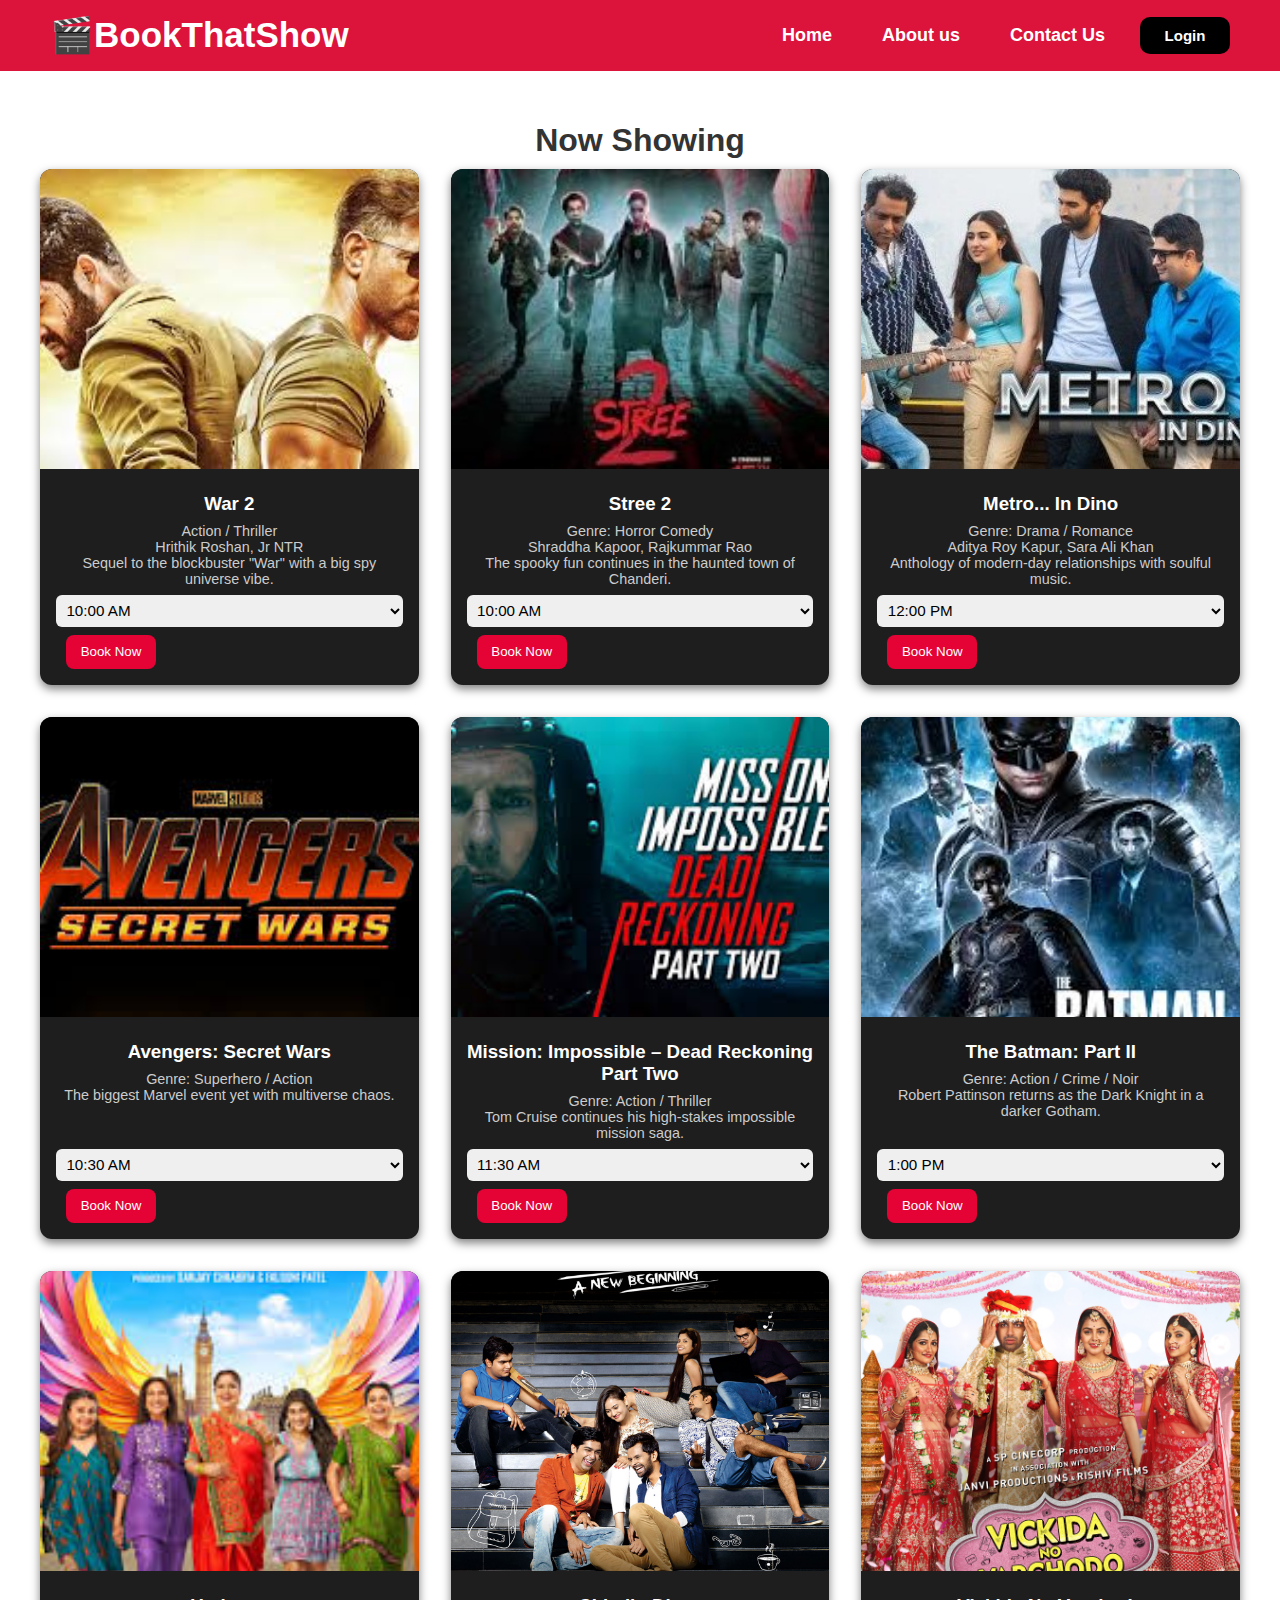
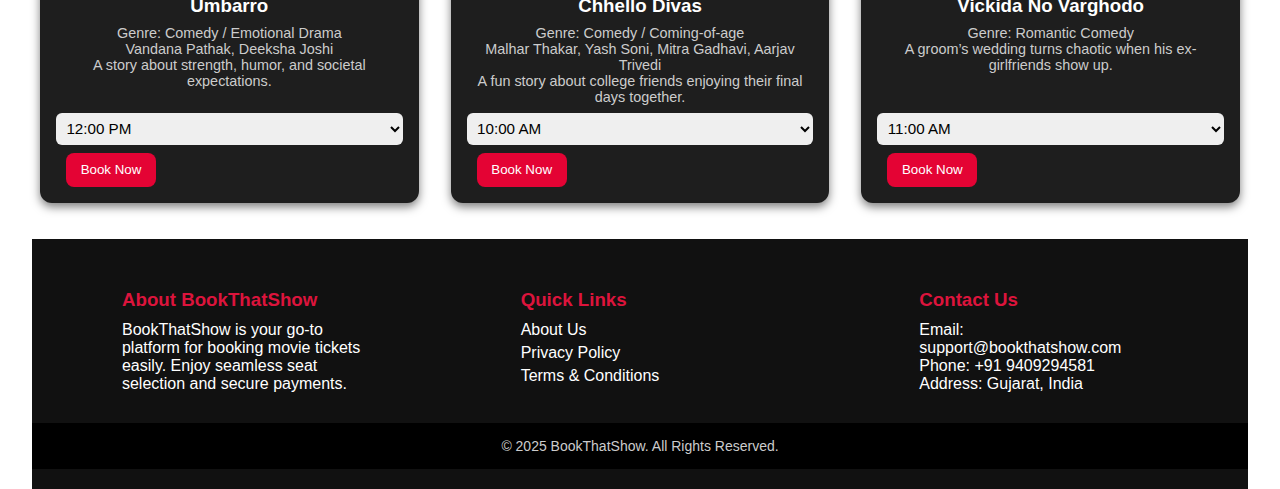
<file: index.html>
<!DOCTYPE html>
<html lang="en">
<head>
    <meta charset="UTF-8">
    <meta name="viewport" content="width=device-width, initial-scale=1.0">
    <title>BookThatShow</title>
    <link rel="stylesheet" href="Movie.css">
    <link rel="stylesheet" href="login.html">
    <link rel="stylesheet" href="booking.html">
    <link rel="stylesheet" href="aboutus.html">
    <script defer src="script.js"></script>
</head>
<body>
    <nav class="navbar">
        <div class="navdiv">
            <div class="logo"><a href="#">🎬BookThatShow</a></div>
            <div class="menu-toggle" onclick="toggleMenu()">☰</div> <!-- Mobile Menu Icon -->
            <ul class="nav-links">
                <li><a href="index.html" onclick="setActive(this)">Home</a></li>
                <li><a href="aboutus.html" onclick="setActive(this)">About us</a></li>
                <li><a href="contactus.html" onclick="setActive(this)">Contact Us</a></li>
                <button><a href="login.html">Login</a></button>
            </ul>
        </div>
    </nav>
    <!-- Now Streaming Heading -->
    <h2 style="text-align: center; margin-top: 80px; font-size: 2rem; color: #333; padding: 10px;">Now Showing</h2>

<!-- movie -->

<div class="grid-container">
    <!-- Repeat this block for each movie -->
    <div class="movie-card">
      <img src="war2.jpg" alt="Movie Poster">
      <div class="movie-info">
        <h3>War 2</h3>
        <p>Action / Thriller <br>
        Hrithik Roshan, Jr NTR
        <br>Sequel to the blockbuster "War" with a big spy universe vibe.</p>
        <select class="showtime-select">
            <option value="10:00 AM">10:00 AM</option>
            <option value="1:00 PM">1:00 PM</option>
            <option value="4:00 PM">4:00 PM</option>
          </select>
          <button class="book-btn" onclick="bookNow(this, 'War 2')">Book Now</button>          
      </div>
    </div>

    <!-- Movie 2 -->
    <div class="movie-card">
      <img src="stree2.jpg" alt="Movie Poster">
      <div class="movie-info">
        <h3>Stree 2</h3>
        <p>Genre: Horror Comedy <br>
          Shraddha Kapoor, Rajkummar Rao <br>   
          The spooky fun continues in the haunted town of Chanderi.</p>
        <select class="showtime-select">
            <option value="10:00 AM">10:00 AM</option>
            <option value="1:00 PM">1:00 PM</option>
            <option value="4:00 PM">4:00 PM</option>
          </select>
          <button class="book-btn" onclick="bookNow(this, 'Stree 2')">Book Now</button>          
      </div>
    </div>

    <!-- Movie 3 -->
    <div class="movie-card">
      <img src="Metroindino.jpg" alt="Movie Poster">
      <div class="movie-info">
        <h3>Metro... In Dino</h3>
        <p>Genre: Drama / Romance
          <br>Aditya Roy Kapur, Sara Ali Khan
          <br>Anthology of modern-day relationships with soulful music.</p>
        <select class="showtime-select">
          <option value="12:00 PM">12:00 PM</option>
          <option value="3:00 PM">3:00 PM</option>
          <option value="9:00 PM">9:00 PM</option>
        </select>
        <button class="book-btn" onclick="bookNow(this, 'Metro... In Dino')">Book Now</button>  
      </div>
    </div>

    <!-- Movie 4 -->
    <div class="movie-card">
      <img src="avengers.jpg" alt="Movie Poster">
      <div class="movie-info">
        <h3>Avengers: Secret Wars</h3>
        <p>Genre: Superhero / Action
          <br>
          The biggest Marvel event yet with multiverse chaos.</p>
        <select class="showtime-select">
          <option value="10:30 AM">10:30 AM</option>
          <option value="1:30 PM">1:30 PM</option>
          <option value="7:00 PM">7:00 PM</option>
        </select>
        <button class="book-btn" onclick="bookNow(this, 'Avengers: Secret Wars')">Book Now</button>  
      </div>
    </div>

    <!-- Movie 5 -->
    <div class="movie-card">
      <img src="DeadReckoningPartTwo.jpg" alt="Movie Poster">
      <div class="movie-info">
        <h3>Mission: Impossible – Dead Reckoning Part Two</h3>
        <p>Genre: Action / Thriller
          <br>
          Tom Cruise continues his high-stakes impossible mission saga.
        </p>
        <select class="showtime-select">
          <option value="11:30 AM">11:30 AM</option>
          <option value="2:30 PM">2:30 PM</option>
          <option value="8:00 PM">8:00 PM</option>
        </select>
        <button class="book-btn" onclick="bookNow(this, 'Mission: Impossible – Dead Reckoning Part Two')">Book Now</button>  
      </div>
    </div>

    <!-- Movie 6 -->
    <div class="movie-card">
      <img src="thebatman.jpg" alt="Movie Poster">
      <div class="movie-info">
        <h3>The Batman: Part II</h3>
        <p>Genre: Action / Crime / Noir<br>
        Robert Pattinson returns as the Dark Knight in a darker Gotham.
        </p>
        <select class="showtime-select">
          <option value="1:00 PM">1:00 PM</option>
          <option value="4:00 PM">4:00 PM</option>
          <option value="10:00 PM">10:00 PM</option>
        </select>
        <button class="book-btn" onclick="bookNow(this, 'The Batman: Part II')">Book Now</button>  
      </div>
    </div>

    <!-- Movie 7 -->
    <div class="movie-card">
      <img src="umbarro.jpg" alt="Movie Poster">
      <div class="movie-info">
        <h3>Umbarro</h3>
        <p>Genre: Comedy / Emotional Drama <br>
          Vandana Pathak, Deeksha Joshi <br>  
          A story about strength, humor, and  societal expectations.
        </p>
        <select class="showtime-select">
          <option value="12:00 PM">12:00 PM</option>
          <option value="5:00 PM">5:00 PM</option>
          <option value="9:00 PM">9:00 PM</option>
        </select>
        <button class="book-btn" onclick="bookNow(this, 'Umbarro')">Book Now</button>   
      </div>
    </div>

    <!-- Movie 8 -->
    <div class="movie-card">
      <img src="chellodivas.jpg" alt="Movie Poster">
      <div class="movie-info">
        <h3>Chhello Divas</h3>
        <p>Genre: Comedy / Coming-of-age <br>
          Malhar Thakar, Yash Soni, Mitra Gadhavi, Aarjav Trivedi <br>
          A fun story about college friends enjoying their final days together.
        </p>
        <select class="showtime-select">
          <option value="10:00 AM">10:00 AM</option>
          <option value="1:00 PM">1:00 PM</option>
          <option value="6:00 PM">6:00 PM</option>
        </select>
        <button class="book-btn" onclick="bookNow(this, 'Chhello Divas')">Book Now</button>  
      </div>
    </div>

    <!-- Movie 9 -->
    <div class="movie-card">
      <img src="vickyda.jpg" alt="Movie Poster">
      <div class="movie-info">
        <h3>Vickida No Varghodo </h3>
        <p>Genre: Romantic Comedy <br>
          A groom’s wedding turns chaotic when his ex-girlfriends show up.</p>
        <select class="showtime-select">
          <option value="11:00 AM">11:00 AM</option>
          <option value="3:00 PM">3:00 PM</option>
          <option value="7:00 PM">7:00 PM</option>
        </select>
        <button class="book-btn" onclick="bookNow(this, 'Vickida No Varghodo ')">Book Now</button>
      </div>
    </div>
  </div>
<br><br>
    <!-- footer -->
    <footer>
        <div class="footer-content">
            <div class="footer-section about">
                <h3>About BookThatShow</h3>
                <p>BookThatShow is your go-to platform for booking movie tickets easily. Enjoy seamless seat selection and secure payments.</p>
            </div>
    
            <div class="footer-section links">
                <h3>Quick Links</h3>
                <ul>
                    <li><a href="about.html">About Us</a></li>
                    <li><a href="privacy.html">Privacy Policy</a></li>
                    <li><a href="terms.html">Terms & Conditions</a></li>
                </ul>
            </div>
    
            <div class="footer-section contact">
                <h3>Contact Us</h3>
                <p>Email: support@bookthatshow.com</p>
                <p>Phone: +91 9409294581</p>
                <p>Address: Gujarat, India</p>
            </div>

        </div>
    
        <div class="footer-bottom">
            <p>&copy; 2025 BookThatShow. All Rights Reserved.</p>
        </div>
    </footer>   
</body>
</html>
</file>
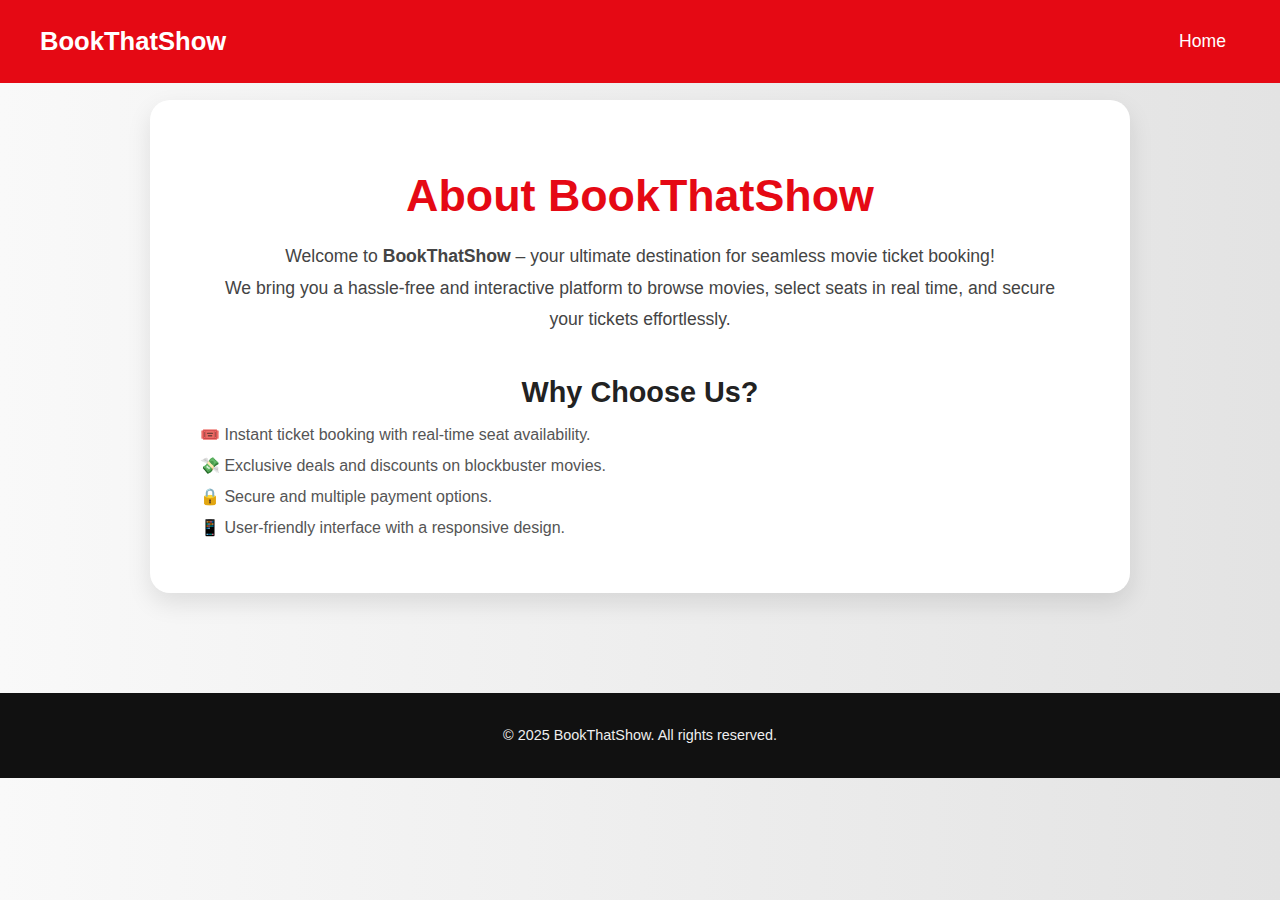
<file: about.html>
<!DOCTYPE html>
<html lang="en">
<head>
  <meta charset="UTF-8" />
  <meta name="viewport" content="width=device-width, initial-scale=1.0"/>
  <title>About - BookThatShow</title>
</head>
<style>


body {
margin: 0;
padding: 0;
font-family: 'Segoe UI', Tahoma, Geneva, Verdana, sans-serif;
background: linear-gradient(to right, #f9f9f9, #e3e3e3);
color: #333;
}

.about-section {
max-width: 900px;
margin: 100px auto;
background: #fff;
padding: 40px;
border-radius: 20px;
box-shadow: 0 10px 25px rgba(0, 0, 0, 0.1);
text-align: center;
}

.about-section h1 {
color: #e50914;
font-size: 2.8rem;
margin-bottom: 20px;
}

.about-section .intro {
font-size: 1.1rem;
line-height: 1.8;
margin-bottom: 40px;
padding: 0 20px;
color: #444;
}

.features h2 {
color: #222;
font-size: 1.8rem;
margin-bottom: 15px;
}

.features ul {
list-style: none;
padding: 0;
font-size: 1rem;
}

.features li {
margin: 12px 0;
padding-left: 10px;
text-align: left;
color: #555;
}

footer {
text-align: center;
padding: 20px;
background: #111;
color: #eee;
font-size: 0.9rem;
}
/* Navbar Styles */
.navbar {
  display: flex;
  justify-content: space-between;
  align-items: center;
  padding: 15px 40px;
  background-color: #e50914;
  color: white;
  position: fixed;
  width: 100%;
  top: 0;
  z-index: 1000;
  box-sizing: border-box; 
}

.logo {
  font-size: 1.6rem;
  font-weight: bold;
}

.nav-links {
  list-style: none;
  display: flex;
  gap: 25px;
}

.nav-links li a {
  color: white;
  text-decoration: none;
  font-size: 1.1rem;
  padding: 8px 14px;
  border-radius: 6px;
  transition: background 0.3s ease;
}

.nav-links li a:hover {
  background-color: rgba(255, 255, 255, 0.2);
}

.nav-links li {
  list-style: none;
}

.about-section {
  margin-top: 100px;
}

</style>

<body>
    
      <!-- Navbar -->
  <nav class="navbar">
    <div class="logo">BookThatShow</div>
    <ul class="nav-links">
      <li><a href="index.html">Home</a></li>
    </ul>
  </nav>

  <section class="about-section">
    <h1>About BookThatShow</h1>
    <p class="intro">
      Welcome to <strong>BookThatShow</strong> – your ultimate destination for seamless movie ticket booking!<br>
      We bring you a hassle-free and interactive platform to browse movies, select seats in real time, and secure your tickets effortlessly.
    </p>

    <div class="features">
      <h2>Why Choose Us?</h2>
      <ul>
        <li>🎟️ Instant ticket booking with real-time seat availability.</li>
        <li>💸 Exclusive deals and discounts on blockbuster movies.</li>
        <li>🔒 Secure and multiple payment options.</li>
        <li>📱 User-friendly interface with a responsive design.</li>
      </ul>
    </div>
  </section>

  <footer>
    <p>&copy; 2025 BookThatShow. All rights reserved.</p>
  </footer>

</body>
</html>
</file>
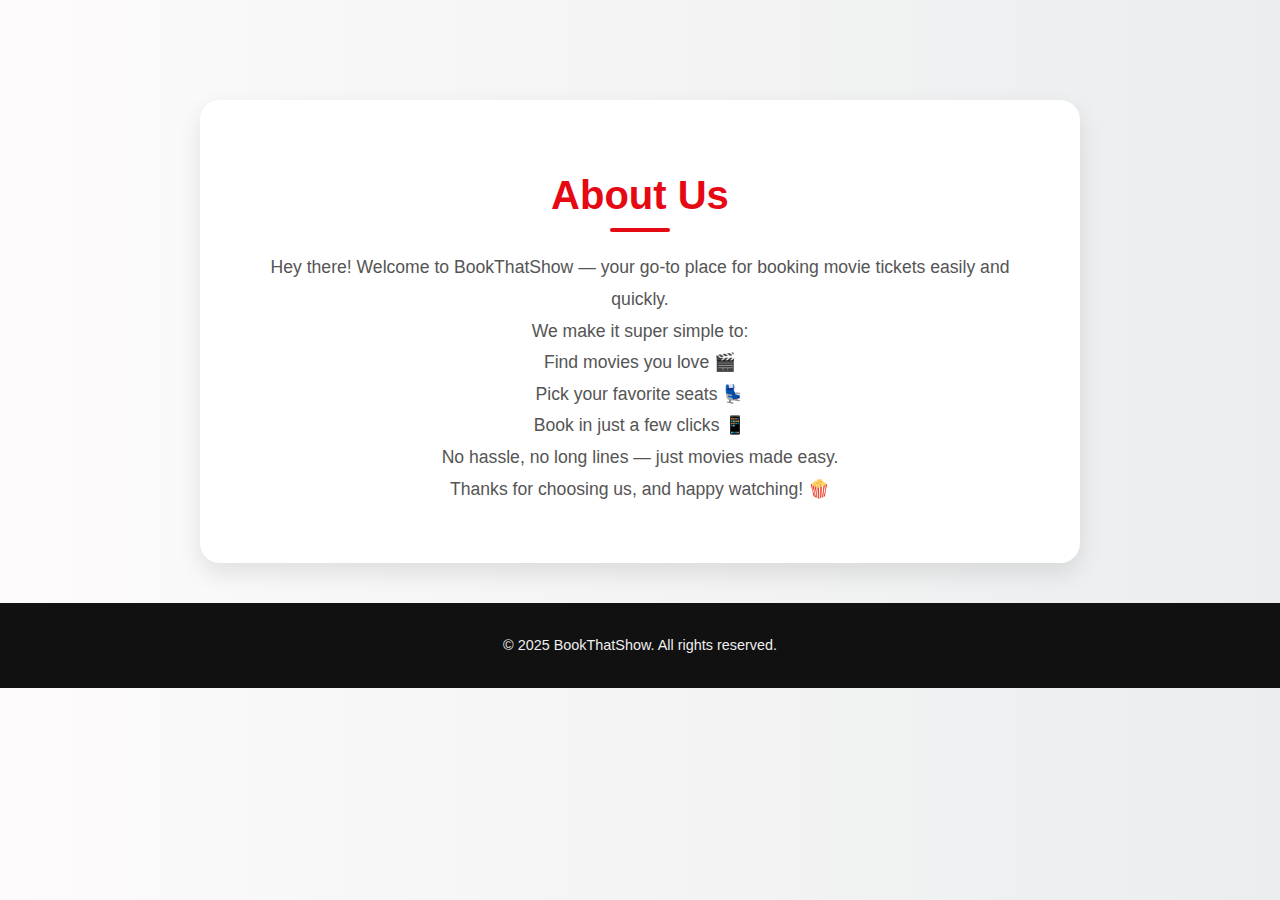
<file: aboutus.html>
<!DOCTYPE html>
<html lang="en">
<head>
  <meta charset="UTF-8" />
  <meta name="viewport" content="width=device-width, initial-scale=1.0" />
  <title>About - BookThatShow</title>
  
</head>
<body>
    <style>
body {
  margin: 0;
  font-family: 'Segoe UI', Tahoma, Geneva, Verdana, sans-serif;
  background: linear-gradient(to right, #fdfbfb, #ebedee);
  color: #333;
}

.about {
  max-width: 800px;
  margin: 100px auto 40px;
  padding: 40px;
  background-color: #fff;
  border-radius: 20px;
  box-shadow: 0 10px 25px rgba(0, 0, 0, 0.1);
  text-align: center;
  animation: fadeIn 1s ease-in-out;
}

.about h2 {
  font-size: 2.5rem;
  color: #e50914;
  margin-bottom: 20px;
  position: relative;
}

.about h2::after {
  content: '';
  width: 60px;
  height: 4px;
  background: #e50914;
  display: block;
  margin: 10px auto 0;
  border-radius: 2px;
}

.about p {
  font-size: 1.1rem;
  line-height: 1.8;
  color: #555;
  padding: 0 20px;
}

footer {
  text-align: center;
  padding: 20px;
  background: #111;
  color: #eee;
  font-size: 0.9rem;
}

@keyframes fadeIn {
  from {
    opacity: 0;
    transform: translateY(30px);
  }
  to {
    opacity: 1;
    transform: translateY(0);
  }
}
    </style>
 

  <section class="about">
    <h2>About Us</h2>
    <p>Hey there!
      Welcome to BookThatShow — your go-to place for booking movie tickets easily and quickly.
      <br>
      We make it super simple to:
      <br>
      Find movies you love 🎬
      <br>
      Pick your favorite seats 💺
      <br>
      Book in just a few clicks 📱
      <br>
      No hassle, no long lines — just movies made easy.
      <br>
      Thanks for choosing us, and happy watching! 🍿</p>
  </section>

  <footer>
    <p>&copy; 2025 BookThatShow. All rights reserved.</p>
  </footer>
</body>
</html>
</file>
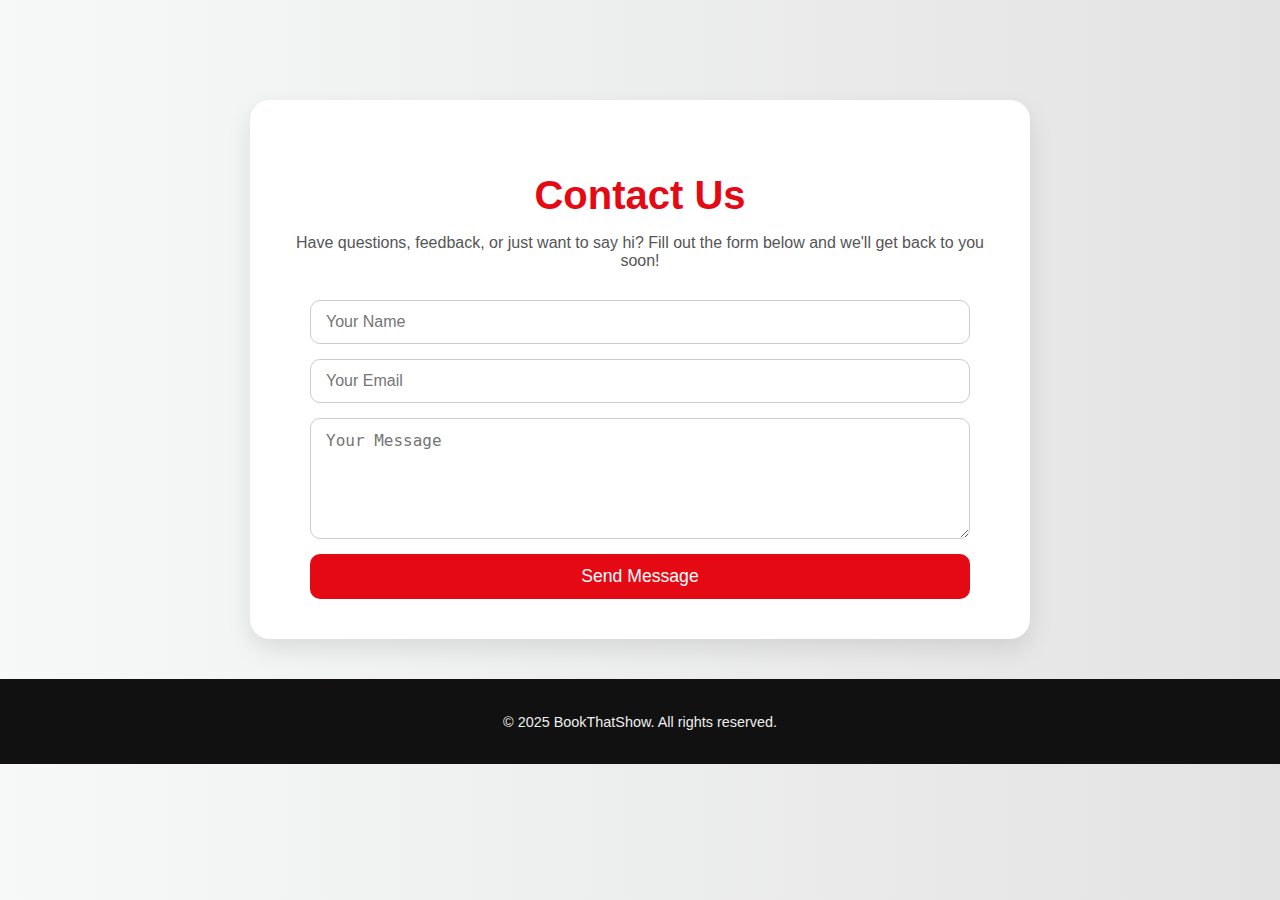
<file: contactus.html>
<!DOCTYPE html>
<html lang="en">
<head>
  <meta charset="UTF-8" />
  <meta name="viewport" content="width=device-width, initial-scale=1.0" />
  <title>Contact Us - BookThatShow</title>
</head>
<body>
    <style>

body {
  margin: 0;
  font-family: 'Segoe UI', Tahoma, Geneva, Verdana, sans-serif;
  background: linear-gradient(to right, #f7f8f8, #e3e3e3);
  color: #333;
}

.contact {
  max-width: 700px;
  margin: 100px auto 40px;
  padding: 40px;
  background-color: #fff;
  border-radius: 20px;
  box-shadow: 0 10px 25px rgba(0, 0, 0, 0.1);
  text-align: center;
}

.contact h2 {
  font-size: 2.5rem;
  color: #e50914;
  margin-bottom: 10px;
}

.contact p {
  font-size: 1rem;
  color: #555;
  margin-bottom: 30px;
}

.contact-form {
  display: flex;
  flex-direction: column;
  gap: 15px;
  padding: 0 20px;
}

.contact-form input,
.contact-form textarea {
  padding: 12px 15px;
  font-size: 1rem;
  border: 1px solid #ccc;
  border-radius: 10px;
  outline: none;
  transition: border 0.3s;
}

.contact-form input:focus,
.contact-form textarea:focus {
  border-color: #e50914;
}

.contact-form button {
  padding: 12px;
  font-size: 1.1rem;
  background-color: #e50914;
  color: #fff;
  border: none;
  border-radius: 10px;
  cursor: pointer;
  transition: background 0.3s ease;
}

.contact-form button:hover {
  background-color: #c20710;
}

footer {
  text-align: center;
  padding: 20px;
  background: #111;
  color: #eee;
  font-size: 0.9rem;
}

    </style>

  <section class="contact">
    <h2>Contact Us</h2>
    <p>Have questions, feedback, or just want to say hi? Fill out the form below and we'll get back to you soon!</p>

    <form class="contact-form">
      <input type="text" placeholder="Your Name" required />
      <input type="email" placeholder="Your Email" required />
      <textarea placeholder="Your Message" rows="5" required></textarea>
      <button type="submit">Send Message</button>
    </form>
  </section>

  <footer>
    <p>&copy; 2025 BookThatShow. All rights reserved.</p>
  </footer>

</body>
</html>
</file>
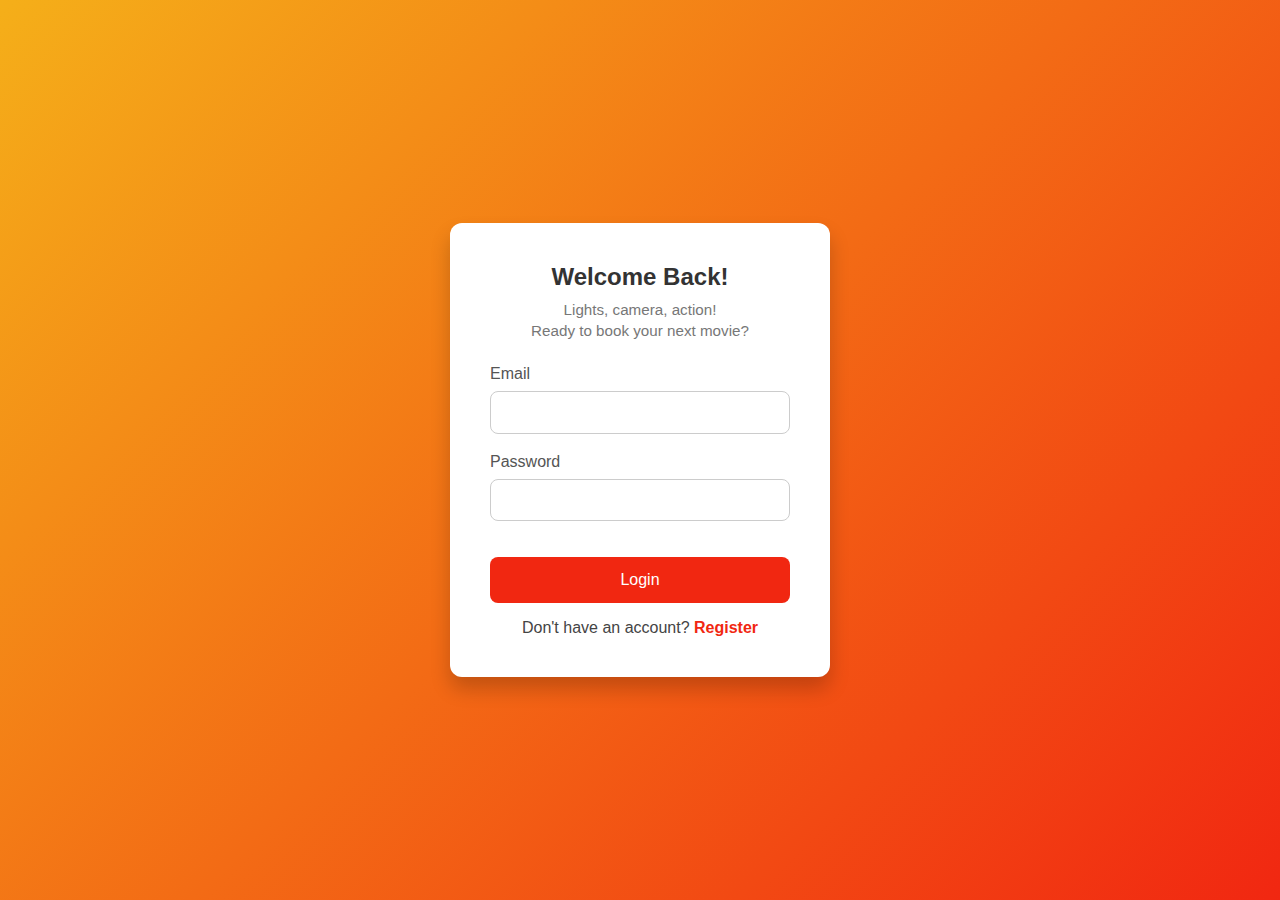
<file: login.html>
<!DOCTYPE html>
<html lang="en">
<head>
  <meta charset="UTF-8" />
  <meta name="viewport" content="width=device-width, initial-scale=1.0" />
  <title>Login/Register</title>
  <style>
    * {
      box-sizing: border-box;
      margin: 0;
      padding: 0;
      font-family: 'Segoe UI', Tahoma, Geneva, Verdana, sans-serif;
    }

    body {
      display: flex;
      justify-content: center;
      align-items: center;
      min-height: 100vh;
      background: linear-gradient(135deg, #f5af19, #f12711);
    }

    .container {
      width: 380px;
      background: #fff;
      padding: 2.5rem;
      border-radius: 12px;
      box-shadow: 0 12px 20px rgba(0, 0, 0, 0.2);
      position: relative;
      transition: all 0.4s ease;
    }

    h2 {
      text-align: center;
      margin-bottom: 0.5rem;
      color: #333;
    }

    .subtext {
      text-align: center;
      font-size: 0.95rem;
      color: #777;
      margin-bottom: 1.5rem;
      line-height: 1.4;
    }

    .form-group {
      margin-bottom: 1.2rem;
    }

    label {
      display: block;
      margin-bottom: 0.5rem;
      color: #555;
    }

    input {
      width: 100%;
      padding: 0.8rem;
      border: 1px solid #ccc;
      border-radius: 8px;
      outline: none;
    }

    .btn {
      width: 100%;
      padding: 0.9rem;
      background-color: #f12711;
      color: white;
      border: none;
      border-radius: 8px;
      font-size: 1rem;
      cursor: pointer;
      margin-top: 1rem;
      transition: background 0.3s ease;
    }

    .btn:hover {
      background-color: #c2210d;
    }

    .toggle-link {
      text-align: center;
      margin-top: 1rem;
      color: #444;
    }

    .toggle-link a {
      color: #f12711;
      text-decoration: none;
      font-weight: bold;
      cursor: pointer;
    }

    .form {
      display: none;
    }

    .form.active {
      display: block;
    }
  </style>
</head>
<body>
  <div class="container">
    <!-- Login Form -->
    <div class="form active" id="loginForm">
      <h2>Welcome Back!</h2>
      <p class="subtext">Lights, camera, action!<br />Ready to book your next movie?</p>
      <form>
        <div class="form-group">
          <label for="login-email">Email</label>
          <input type="email" id="login-email" required />
        </div>
        <div class="form-group">
          <label for="login-password">Password</label>
          <input type="password" id="login-password" required />
        </div>
        <button type="submit" class="btn">Login</button>
      </form>
      <div class="toggle-link">
        Don't have an account? <a onclick="toggleForms()">Register</a>
      </div>
    </div>

    <!-- Register Form -->
    <div class="form" id="registerForm">
      <h2>Let the Movie Magic Begin!</h2>
      <p class="subtext">Welcome to the ultimate movie booking experience!</p>
      <form>
        <div class="form-group">
          <label for="register-name">Full Name</label>
          <input type="text" id="register-name" required />
        </div>
        <div class="form-group">
          <label for="register-email">Email</label>
          <input type="email" id="register-email" required />
        </div>
        <div class="form-group">
          <label for="register-password">Password</label>
          <input type="password" id="register-password" required />
        </div>
        <button type="submit" class="btn">Register</button>
      </form>
      <div class="toggle-link">
        Already have an account? <a onclick="toggleForms()">Login</a>
      </div>
    </div>
  </div>
 
  <script>
    function toggleForms() {
      const loginForm = document.getElementById('loginForm');
      const registerForm = document.getElementById('registerForm');
      loginForm.classList.toggle('active');
      registerForm.classList.toggle('active');
    }
  </script>
</body>
</html>
</file>
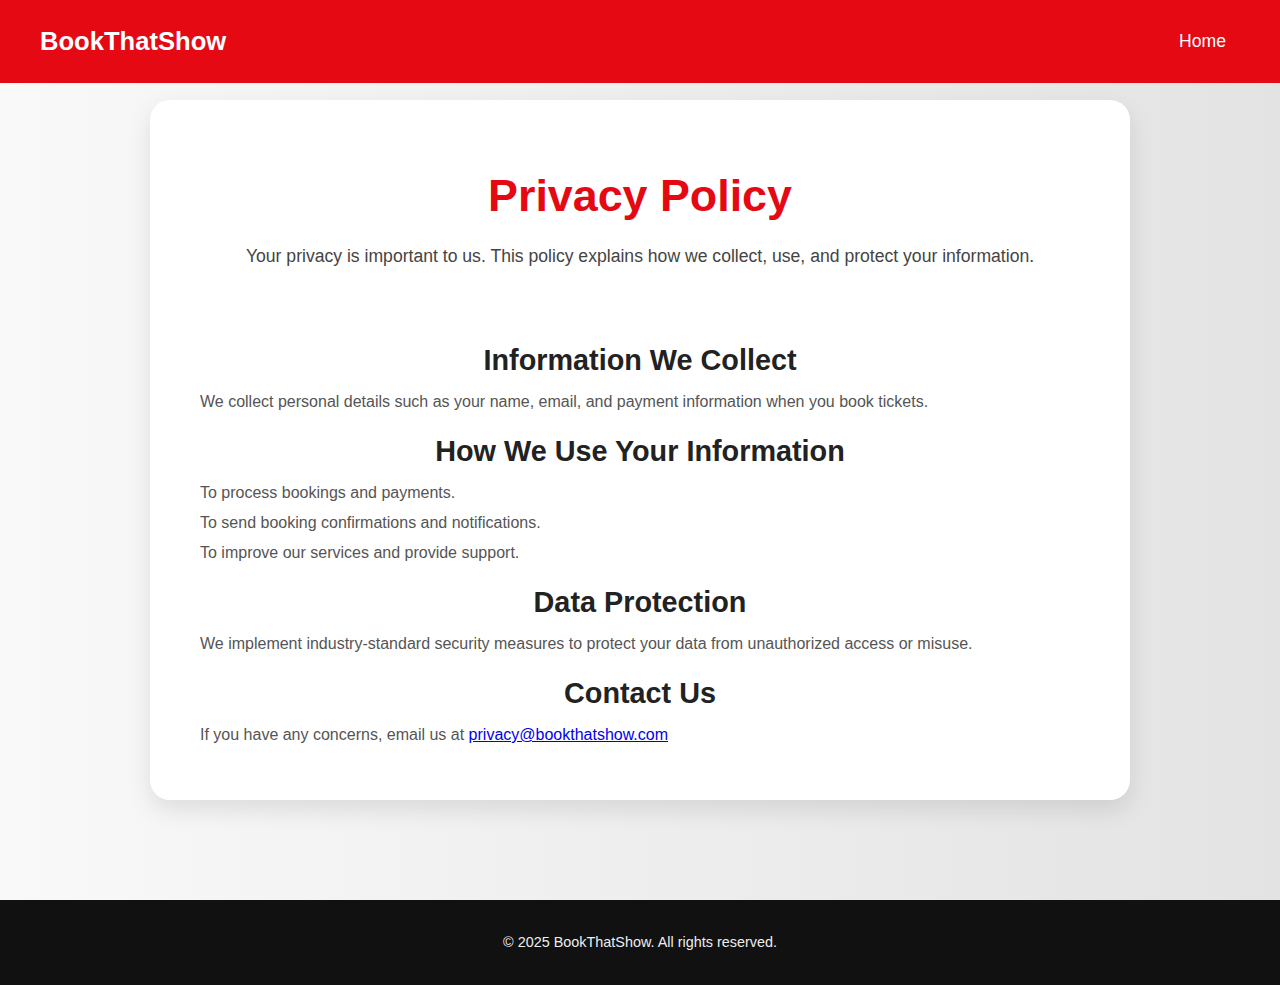
<file: privacy.html>
<!DOCTYPE html>
<html lang="en">
<head>
  <meta charset="UTF-8" />
  <meta name="viewport" content="width=device-width, initial-scale=1.0"/>
  <title>Privacy Policy - BookThatShow</title>
  
</head>
<style>


body {
  margin: 0;
  padding: 0;
  font-family: 'Segoe UI', Tahoma, Geneva, Verdana, sans-serif;
  background: linear-gradient(to right, #f9f9f9, #e3e3e3);
  color: #333;
}

.about-section {
  max-width: 900px;
  margin: 100px auto;
  background: #fff;
  padding: 40px;
  border-radius: 20px;
  box-shadow: 0 10px 25px rgba(0, 0, 0, 0.1);
  text-align: center;
}

.about-section h1 {
  color: #e50914;
  font-size: 2.8rem;
  margin-bottom: 20px;
}

.about-section .intro {
  font-size: 1.1rem;
  line-height: 1.8;
  margin-bottom: 40px;
  padding: 0 20px;
  color: #444;
}

.features h2 {
  color: #222;
  font-size: 1.8rem;
  margin-bottom: 15px;
}

.features ul {
  list-style: none;
  padding: 0;
  font-size: 1rem;
}

.features li {
  margin: 12px 0;
  padding-left: 10px;
  text-align: left;
  color: #555;
}

footer {
  text-align: center;
  padding: 20px;
  background: #111;
  color: #eee;
  font-size: 0.9rem;
}

/* Navbar Styles */
.navbar {
  display: flex;
  justify-content: space-between;
  align-items: center;
  padding: 15px 40px;
  background-color: #e50914;
  color: white;
  position: fixed;
  width: 100%;
  top: 0;
  z-index: 1000;
  box-sizing: border-box; 
}

.logo {
  font-size: 1.6rem;
  font-weight: bold;
}

.nav-links {
  list-style: none;
  display: flex;
  gap: 25px;
}

.nav-links li a {
  color: white;
  text-decoration: none;
  font-size: 1.1rem;
  padding: 8px 14px;
  border-radius: 6px;
  transition: background 0.3s ease;
}

.nav-links li a:hover {
  background-color: rgba(255, 255, 255, 0.2);
}

.nav-links li {
  list-style: none;
}

.about-section {
  margin-top: 100px;
}
</style>

<body>
    
  <!-- Navbar -->
  <nav class="navbar">
    <div class="logo">BookThatShow</div>
    <ul class="nav-links">
      <li><a href="index.html">Home</a></li>
    </ul>
  </nav>

  <section class="about-section">
    <h1>Privacy Policy</h1>
    <p class="intro">
      Your privacy is important to us. This policy explains how we collect, use, and protect your information.<br><br>
    </p>

    <div class="features">
      <h2>Information We Collect</h2>
      <ul>
        <li>We collect personal details such as your name, email, and payment information when you book tickets.</li>
      </ul>

      <h2>How We Use Your Information</h2>
      <ul>
        <li>To process bookings and payments.</li>
        <li>To send booking confirmations and notifications.</li>
        <li>To improve our services and provide support.</li>
      </ul>

      <h2>Data Protection</h2>
      <ul>
        <li>We implement industry-standard security measures to protect your data from unauthorized access or misuse.</li>
      </ul>

      <h2>Contact Us</h2>
      <ul>
        <li>If you have any concerns, email us at <a href="mailto:privacy@bookthatshow.com">privacy@bookthatshow.com</a></li>
      </ul>
    </div>
  </section>

  <footer>
    <p>&copy; 2025 BookThatShow. All rights reserved.</p>
  </footer>

</body>
</html>
</file>
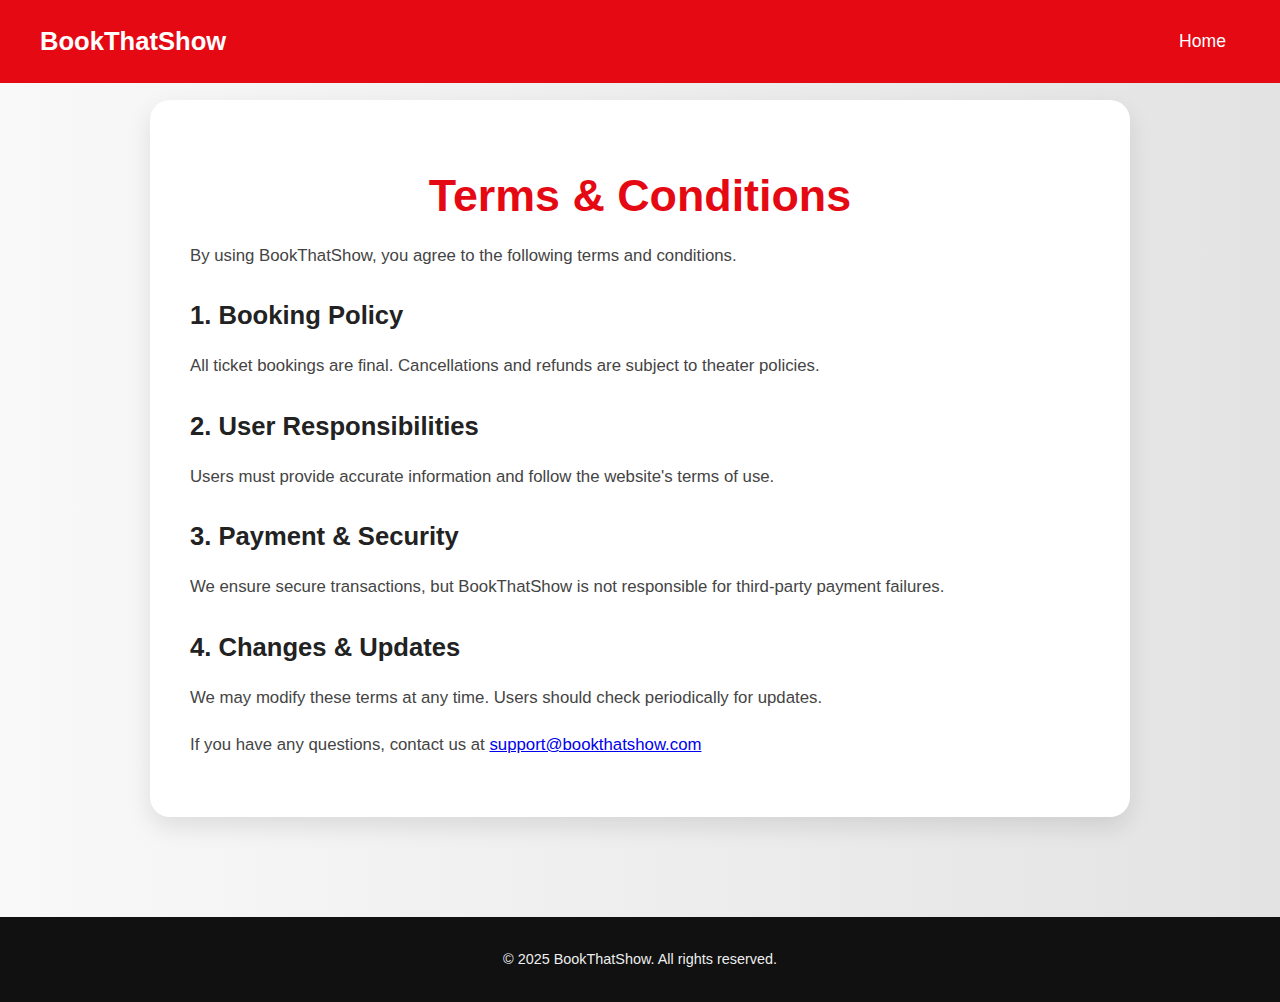
<file: terms.html>
<!DOCTYPE html>
<html lang="en">
<head>
  <meta charset="UTF-8" />
  <meta name="viewport" content="width=device-width, initial-scale=1.0"/>
  <title>Terms & Conditions - BookThatShow</title>
</head>
<style>


body {
margin: 0;
padding: 0;
font-family: 'Segoe UI', Tahoma, Geneva, Verdana, sans-serif;
background: linear-gradient(to right, #f9f9f9, #e3e3e3);
color: #333;
}

.content {
max-width: 900px;
margin: 100px auto;
background: #fff;
padding: 40px;
border-radius: 20px;
box-shadow: 0 10px 25px rgba(0, 0, 0, 0.1);
text-align: left;
}

.content h1 {
color: #e50914;
font-size: 2.8rem;
margin-bottom: 20px;
text-align: center;
}

.content h2 {
color: #222;
font-size: 1.6rem;
margin-top: 30px;
}

.content p {
font-size: 1.05rem;
line-height: 1.8;
color: #444;
margin-top: 10px;
}

footer {
text-align: center;
padding: 20px;
background: #111;
color: #eee;
font-size: 0.9rem;
}
/* Navbar Styles */
.navbar {
  display: flex;
  justify-content: space-between;
  align-items: center;
  padding: 15px 40px;
  background-color: #e50914;
  color: white;
  position: fixed;
  width: 100%;
  top: 0;
  z-index: 1000;
  box-sizing: border-box; 
}

.logo {
  font-size: 1.6rem;
  font-weight: bold;
}

.nav-links {
  list-style: none;
  display: flex;
  gap: 25px;
}

.nav-links li a {
  color: white;
  text-decoration: none;
  font-size: 1.1rem;
  padding: 8px 14px;
  border-radius: 6px;
  transition: background 0.3s ease;
}

.nav-links li a:hover {
  background-color: rgba(255, 255, 255, 0.2);
}

.nav-links li {
  list-style: none;
}

.content {
  margin-top: 100px;
}

</style>

<body>
    
  <!-- Navbar -->
  <nav class="navbar">
    <div class="logo">BookThatShow</div>
    <ul class="nav-links">
      <li><a href="index.html">Home</a></li>
    </ul>
  </nav>

  <!-- Terms & Conditions Section -->
  <section class="content">
    <h1>Terms & Conditions</h1>
    <p>By using BookThatShow, you agree to the following terms and conditions.</p>

    <h2>1. Booking Policy</h2>
    <p>All ticket bookings are final. Cancellations and refunds are subject to theater policies.</p>

    <h2>2. User Responsibilities</h2>
    <p>Users must provide accurate information and follow the website's terms of use.</p>

    <h2>3. Payment & Security</h2>
    <p>We ensure secure transactions, but BookThatShow is not responsible for third-party payment failures.</p>

    <h2>4. Changes & Updates</h2>
    <p>We may modify these terms at any time. Users should check periodically for updates.</p>

    <p>If you have any questions, contact us at <a href="mailto:support@bookthatshow.com">support@bookthatshow.com</a></p>
  </section>

  <footer>
    <p>&copy; 2025 BookThatShow. All rights reserved.</p>
  </footer>

</body>
</html>
</file>
<file: Movie.css>
html, body {
  height: 100%;
  margin: 0;
  display: flex;
  flex-direction: column;
}
* {
  text-decoration: none;
  margin: 0;
  padding: 0;
  box-sizing: border-box;
}
body {  
  background-color: #f4f4f9;
  font-family: 'Gill Sans', 'Gill Sans MT', Calibri, 'Trebuchet MS', sans-serif;
}
.navbar {
  
  background-color: crimson;
  padding: 15px 50px;
  display: flex;
  justify-content: space-between;
  align-items: center;
  flex-wrap: wrap;
  width: 100%;
}
.navdiv {
  display: flex;
  align-items: center;
  width: 100%;
  justify-content: space-between;
}
.logo a {
  font-size: 35px;
  font-weight: 800;
  color: white;
}
.nav-links {
  display: flex;
  list-style: none;
  align-items: center;
}
.nav-links li {
  margin: 0 15px;
  position: relative;
  display: flex;
  align-items: center;
}
.nav-links li a {
  color: white;
  font-size: 18px;
  font-weight: bold;
  padding: 10px;
  transition: 0.3s;
  display: flex;
  align-items: center;
}
.nav-links li:hover a {
  color: aquamarine;
}
.nav-links li.active a {
  color: yellow;
  text-decoration: underline;
}
button {
  background-color: black;
  margin-left: 10px;
  border-radius: 10px;
  padding: 10px;
  width: 90px;
  border: none;
  cursor: pointer;
  display: flex;
  align-items: center;
  justify-content: center;
}
button a {
  color: white;
  font-weight: bold;
  font-size: 15px;
}

/* 🔹 Mobile Menu Icon */
.menu-toggle {
  font-size: 30px;
  color: white;
  cursor: pointer;
  display: none; 
}
.navbar {
  position: fixed; 
  top: 0;
  left: 0;
  width: 100%;
  z-index: 1000; 
}

body {
  padding-top: 80px; 
}

/* 🔹 Responsive Navbar */
@media screen and (max-width: 768px) {
  .menu-toggle {
      display: block;
  }

  .nav-links {
      flex-direction: column;
      width: 100%;
      padding-top: 10px;
      display: none; 
  }

  .nav-links.active {
      display: flex;
  }

  .nav-links li {
      margin: 10px 0;
  }
}
/* movie */
body {
  background-color: #121212;
  font-family: Arial, sans-serif;
  color: white;
  margin: 0;
  padding: 2rem;
}

.grid-container {
  display: grid;
  grid-template-columns: repeat(3, 1fr);
  gap: 2rem;
  max-width: 1200px;
  margin: 0 auto;
}

.movie-card {
  background-color: #1e1e1e;
  border-radius: 12px;
  overflow: hidden;
  box-shadow: 0 4px 10px rgba(0,0,0,0.5);
  display: flex;
  flex-direction: column;
}

.movie-card img {
  width: 100%;
  height: 300px;
  object-fit: cover;
}

.movie-info {
  padding: 1rem;
  display: flex;
  flex-direction: column;
  justify-content: space-between;
  flex-grow: 1;
}

.movie-info h3 {
  margin: 0.5rem 0;
}

.movie-info p {
  font-size: 0.9rem;
  color: #ccc;
  flex-grow: 1;
}

.showtime-select {
  margin: 0.5rem 0;
  padding: 0.4rem;
  border-radius: 6px;
  border: none;
  font-size: 0.95rem;
}

.book-btn {
  background-color: #e40334;
  color: white;
  padding: 0.6rem;
  border: none;
  border-radius: 8px;
  cursor: pointer;
  text-align: center;
}

@media (max-width: 900px) {
  .grid-container {
    grid-template-columns: repeat(2, 1fr);
  }
}

@media (max-width: 600px) {
  .grid-container {
    grid-template-columns: 1fr;
  }
}
/* footer */
footer {
  position: relative;
  width: 100%;
  background: #111;
  color: white;
  padding: 20px 0;
  text-align: center;
  margin-top: auto; 
}

.footer-content {
  display: flex;
  flex-wrap: wrap;
  justify-content: space-around;
  align-items: flex-start;
  padding: 20px;
  gap: 20px; 
  margin: 0 auto; 
}

.footer-section {
  width: 22%;
  min-width: 250px;
  padding: 10px;
  text-align: left;
  word-wrap: break-word; 
}

.footer-section h3 {
  margin-bottom: 10px;
  color: crimson;
}

.footer-section ul {
  list-style: none;
  padding: 0;
}

.footer-section ul li {
  margin: 5px 0;
}

.footer-section ul li a {
  color: white;
  text-decoration: none;
}

.footer-section ul li a:hover {
  text-decoration: underline;
  color: aquamarine;
}

.footer-bottom {
  text-align: center;
  background-color: #000;
  color: #ccc;
  padding: 15px 0;
  font-size: 14px;
}
html, body {
  height: 100%;
}

.footer {
  position: relative;
  width: 100%;
  background-color: black;
  color: white;
  padding: 20px 0;
  bottom: 0;
  text-align: center;
}


/* 🔹 Responsive Design 🔹 */
@media (max-width: 768px) {
  .footer-content {
      flex-direction: column;
      text-align: center;
      align-items: center;
      gap: 30px; /* Adds extra space */
  }

  .footer-section {
      width: 90%;
      text-align: center;
  }
}
  body {
    background-color: #ffffff;
    text-align: center;
  }
</file>
